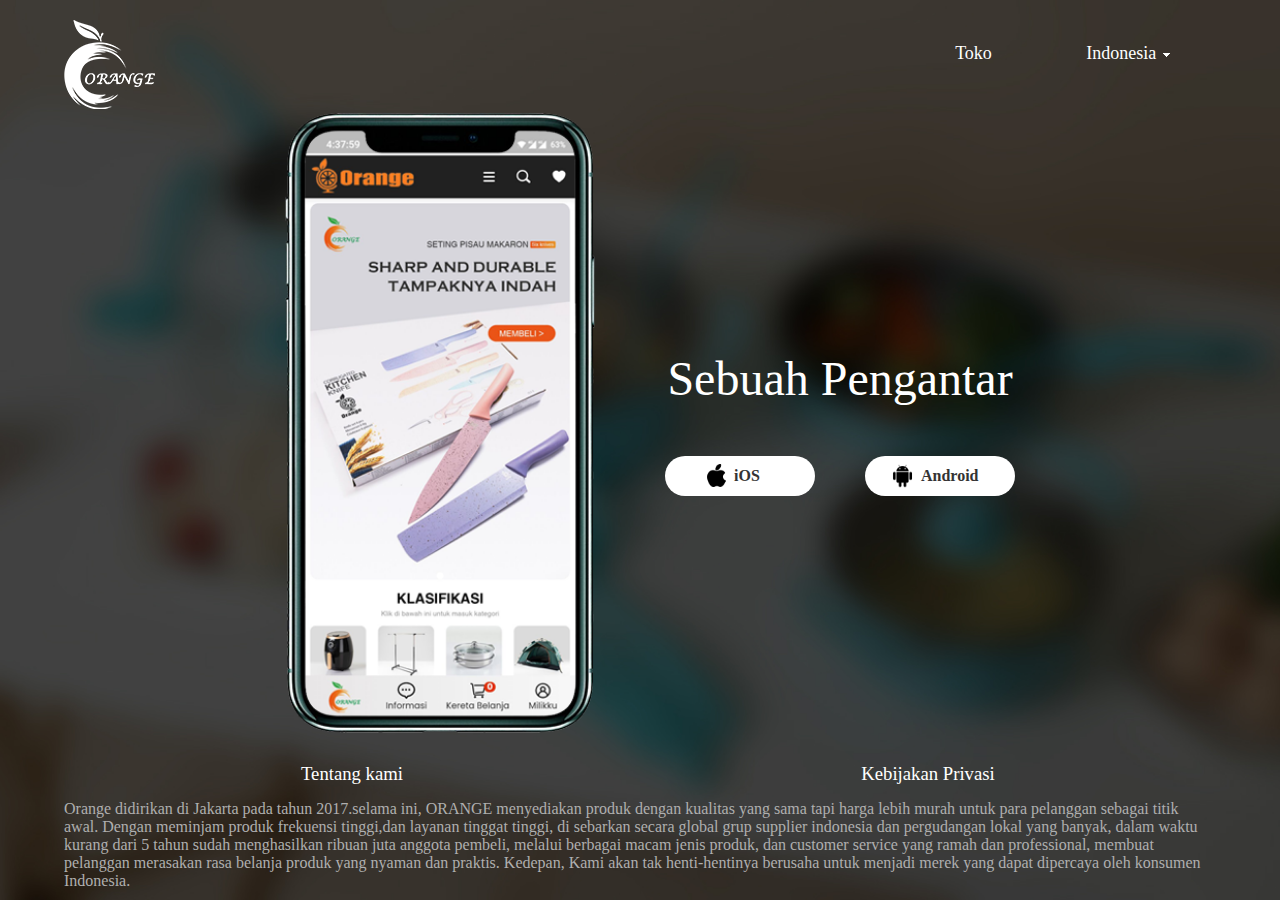
<file: index.html>
<!DOCTYPE html>
<html lang="en">

<head>
    <meta charset="UTF-8">
    <meta http-equiv="X-UA-Compatible" content="IE=edge">
    <meta name="viewport" content="width=device-width, initial-scale=1.0">
    <title>Orangejkt</title>
    <script src="./index.js"></script>
    <link href="./index.css" media="screen and (min-width: 768px)" rel="stylesheet" type="text/css" />
    <link href="./index_m.css" media="screen and (max-width: 767px)" rel="stylesheet" type="text/css" />
</head>

<body>
    <div class="container">
        <header>
            <img src="./pic/网页上图标大小.png" alt="" id="logo">
            <ul>
                <li>
                    <a id="text" href="https://www.orangejkt.com/">Toko</a>
                </li>
                <li>
                    <a id="text" href="#">
                        Indonesia
                        <img src="./pic/arrow.png" alt="">
                    </a>
                    <ul id="plat">
                        <li id="sp"><a href="./index_english.html">English</a></li>
                    </ul>
                </li>
            </ul>
        </header>
        <main>
            <h2 class="app-title-mobile">Sebuah Pengantar</h2>
            <div class="app">
                <div id="phone">
                    <img src="./pic/手机样机.png" id="phone_1">
                </div>
                <div id="app">
                    <h2 class="app-title-pc">Sebuah Pengantar</h2>
                    <div id="download">
                        <div id="ios">
                            <a href="" download="">
                                <img src="./pic/ios_icon.png" id="icon_ios">
                                <span>iOS</span>
                            </a>
                            <div class="dropdown-content">
                                <img src="./pic/1 (1).png" alt="" id="ewm">
                            </div>
                        </div>
                        <div id="Android">
                            <a href="" download="">
                                <img src="./pic/android_icon.png" id="icon_android">
                                <span>Android</span>
                            </a>
                            <div class="dropdown-content">
                                <img src="./pic/1 (1).png" alt="" id="ewm">
                            </div>
                        </div>
                    </div>
                </div>
            </div>
        </main>
        <footer id="footer">
            <div id="Tentangkami">
                <h3 class="footer-title">
                    <a href="#" onClick="show()">
                        Tentang kami
                    </a>
                </h3>
                <h3 class="footer-title">
                    <a href="https://www.orangejkt.com/Kebijakan-Privasi-n1340963.html">
                        Kebijakan Privasi
                    </a>
                </h3>
                </h3>


            </div>
            <div id="aboutUs">
                Orange didirikan di Jakarta pada tahun 2017.selama ini, ORANGE menyediakan produk dengan kualitas
                yang
                sama tapi harga lebih murah untuk para pelanggan sebagai titik awal. Dengan meminjam produk
                frekuensi
                tinggi,dan layanan tinggat tinggi, di sebarkan secara global grup supplier indonesia dan pergudangan
                lokal yang banyak, dalam waktu kurang dari 5 tahun sudah menghasilkan ribuan juta anggota pembeli,
                melalui berbagai macam jenis produk, dan customer service yang ramah dan professional, membuat
                pelanggan
                merasakan rasa belanja produk yang nyaman dan praktis. Kedepan, Kami akan tak henti-hentinya
                berusaha
                untuk menjadi merek yang dapat dipercaya oleh konsumen Indonesia.
            </div>
        </footer>
    </div>
    <div class="part">
        <h2>
            Tentang kami
            <img src="./pic/off.png" alt="" onClick="hide()" />
        </h2>
        <p>
            Orange didirikan di Jakarta pada tahun 2017.</br>
            selama ini, ORANGE menyediakan produk dengan kualitas yang sama tapi harga lebih murah untuk para pelanggan
            sebagai titik awal.</br>
            Dengan meminjam produk frekuensi tinggi,dan layanan tinggat tinggi, di sebarkan secara global grup supplier
            indonesia dan pergudangan lokal yang banyak, dalam waktu kurang dari 5 tahun sudah menghasilkan ribuan juta
            anggota pembeli, melalui berbagai macam jenis produk, dan customer service yang ramah dan professional,
            membuat pelanggan merasakan rasa belanja produk yang nyaman dan praktis. </br>
            Kedepan, Kami akan tak henti-hentinya berusaha untuk menjadi merek yang dapat dipercaya oleh konsumen
            Indonesia.
        </p>
    </div>
</body>

</html>
</file>
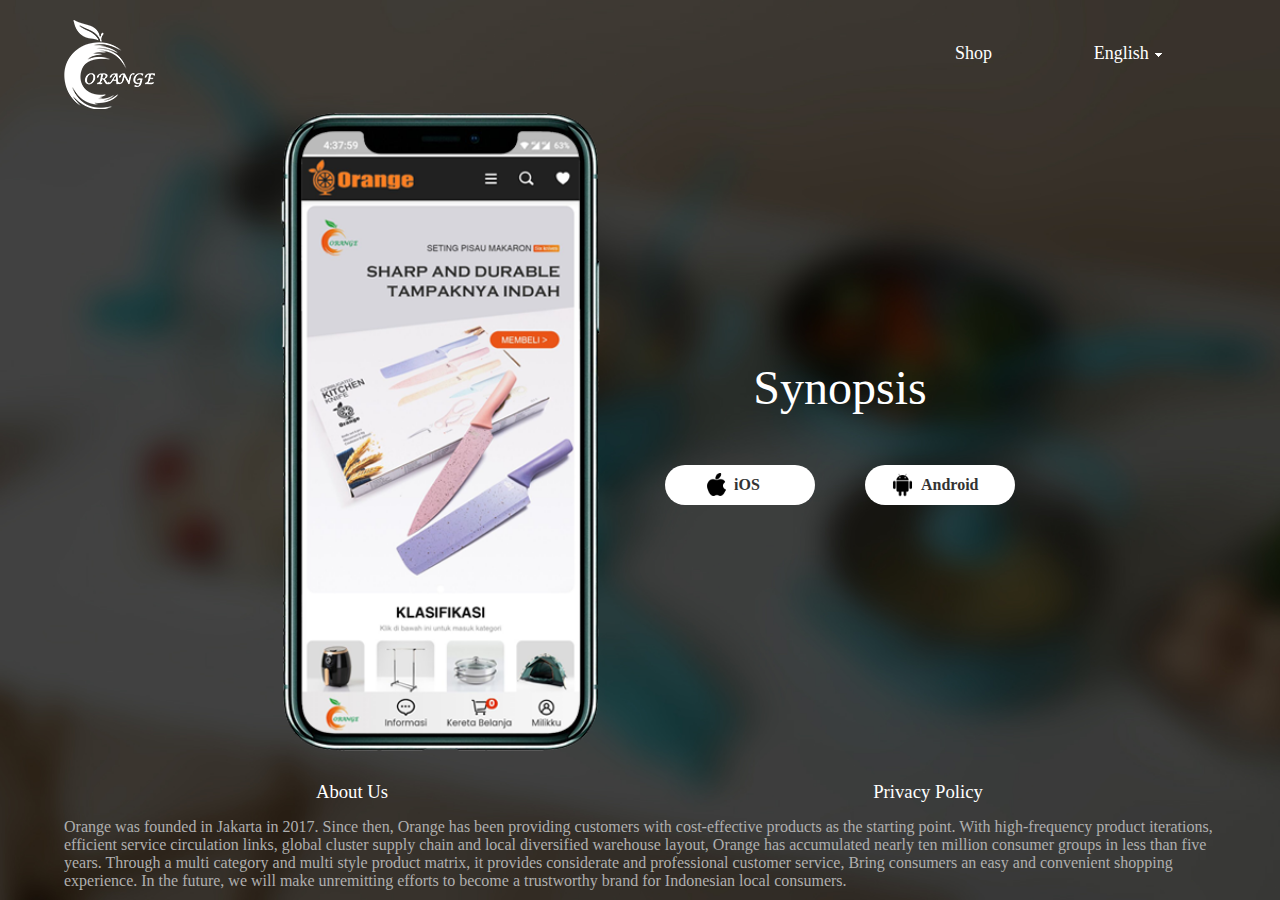
<file: index_english.html>
<!DOCTYPE html>
<html lang="en">

<head>
    <meta charset="UTF-8">
    <meta http-equiv="X-UA-Compatible" content="IE=edge">
    <meta name="viewport" content="width=device-width, initial-scale=1.0">
    <title>Orangejkt</title>
    <script src="./index.js"></script>
    <link href="./index.css" media="screen and (min-width: 768px)" rel="stylesheet" type="text/css" />
    <link href="./index_m.css" media="screen and (max-width: 767px)" rel="stylesheet" type="text/css" />
</head>

<body>
    <div class="container">
        <header>
            <img src="./pic/网页上图标大小.png" alt="" id="logo">
            <ul>
                <li>
                    <a id="text" href="https://www.orangejkt.com/">Shop</a>
                </li>
                <li>
                    <a id="text" href="#">
                        English
                        <img src="./pic/arrow.png" alt="">
                    </a>
                    <ul id="plat">
                        <li id="sp"><a href="./index.html">Indonesia</a></li>
                    </ul>
                </li>
            </ul>
        </header>
        <main>
            <h2 class="app-title-mobile">Synopsis</h2>
            <div class="app">
                <div id="phone">
                    <img src="./pic/手机样机.png" id="phone_1">
                </div>
                <div id="app">
                    <h2 class="app-title-pc">Synopsis</h2>
                    <div id="download">
                        <div id="ios">
                            <a href="" download="">
                                <img src="./pic/ios_icon.png" id="icon_ios">
                                <span>iOS</span>
                            </a>
                            <div class="dropdown-content">
                                <img src="./pic/1 (1).png" alt="" id="ewm">
                            </div>
                        </div>
                        <div id="Android">
                            <a href="" download="">
                                <img src="./pic/android_icon.png" id="icon_android">
                                <span>Android</span>
                            </a>
                            <div class="dropdown-content">
                                <img src="./pic/1 (1).png" alt="" id="ewm">
                            </div>
                        </div>
                    </div>
                </div>
            </div>
        </main>
        <footer id="footer">
            <div id="Tentangkami">
                <h3 class="footer-title">
                    <a href="#" onClick="show()">
                        About Us
                    </a>
                </h3>
                <h3 class="footer-title">
                    <a href="https://www.orangejkt.com/Kebijakan-Privasi-n1340963.html">
                        Privacy Policy
                    </a>
                </h3>
            </div>
            <div id="aboutUs">
                Orange was founded in Jakarta in 2017. Since then, Orange has been providing customers with
                cost-effective products as the starting point. With high-frequency product iterations, efficient
                service circulation links, global cluster supply chain and local diversified warehouse layout,
                Orange has accumulated nearly ten million consumer groups in less than five years. Through a multi
                category and multi style product matrix, it provides considerate and professional customer service,
                Bring consumers an easy and convenient shopping experience. In the future, we will make unremitting
                efforts to become a trustworthy brand for Indonesian local consumers.
            </div>
        </footer>
    </div>
    <div class="part">
        <h2>
            About Us
            <img src="./pic/off.png" alt="" onClick="hide()" />
        </h2>
        <p>
            Orange was founded in Jakarta in 2017. </br>
            Since then, Orange has been providing customers with cost-effective products as the starting point.</br>
            With high-frequency product iterations, efficient service circulation links, global cluster supply chain and
            local diversified warehouse layout, Orange has accumulated nearly ten million consumer groups in less than
            five years. </br>
            Through a multi category and multi style product matrix, it provides considerate and professional customer
            service, Bring consumers an easy and convenient shopping experience. In the future, we will make unremitting
            efforts to become a trustworthy brand for Indonesian local consumers.
        </p>
    </div>
</body>

</html>
</file>
<file: index.css>
* {
        margin: 0px;
        padding: 0px;

    }

    html,
    body {
        height: 100%;
        position: relative;
        background: url(./pic/背景底图.jpg) no-repeat center center fixed;
        background-size: cover;
    }

    .container {
        display: flex;
        flex-direction: column;
        height: 100%;
        width: 90%;
        margin: 0 auto;
    }

    ul {
        float: right;
        margin: 0 10px 0 0;
        text-align: center;
        list-style: none;
    }

    li {
        padding-top: 30px;
        float: left;
        text-align: center;
        display: inline;
    }

    li a:visited {
        color: #ededed;
        text-decoration: none;
    }

    li a:hover {
        color: gray;
    }

    #plat {
        display: none;
        position: absolute;
        width: 133px;
        text-align: center;
        text-decoration: none;
    }

    #sp {
        padding-top: 10px;
        background-color: #fff;
        border-radius: 20px;
        height: 50px;
    }

    #sp a {
        color: rgb(0, 0, 0);
    }

    #plat a:link {
        color: rgb(0, 0, 0);
    }

    li a:link {
        color: #ededed;
    }

    li:hover #plat {
        display: block;
    }

    #logo {
        padding-top: 20px;
        display: inline;
    }

    #text {
        color: white;
        text-decoration: none;
        font-family: 微软雅黑;
        font-size: 18px;
        align-items: center;
        display: block;
    }

    li a {
        width: 155px;
        height: 46px;
        color: #fff;
        display: block;
        font-size: 18px;
        line-height: 46px;
        text-decoration: none;
    }

    main {
        flex: 1;
        width: 800px;
        margin: 0 auto;
    }

    .app-title-mobile {
        display: none;
    }

    .app-title-pc {
        color: #fff;
        font-size: 48px;
        font-weight: 500;
        white-space: nowrap;
    }

    #phone {
        background: url(./pic/ui.png) no-repeat center;
        background-size: contain;
        flex: 1;
        display: flex;
        justify-content: center;
    }

    #phone_1 {
        height: calc(100vh - 310px);
        min-height: 100%;
    }

    #app {
        flex: 1;
        display: flex;
        flex-direction: column;
        justify-content: center;
        align-items: center;
    }

    #download {
        display: flex;
        justify-content: space-around;
        width: 100%;
        margin-top: 50px;
    }

    #ios,
    #Android {
        display: flex;
        width: 150px;
        height: 40px;
        border-radius: 20px;
        background-color: #fff;
        cursor: pointer;
        position: relative;
    }

    #ios>a,
    #Android>a {
        display: flex;
        align-items: center;
        text-decoration: none;
        color: #333;
        font-weight: bold;
    }

    .dropdown-content {
        display: none;
        position: absolute;
        background-color: #f9f9f9;
        min-width: 150px;
        height: 150px;
        top: 40px;
    }

    #ios:hover,
    #Android:hover {
        border-radius: 20px 20px 0 0;
    }

    #ios:hover .dropdown-content,
    #Android:hover .dropdown-content {
        display: block;
        border-radius: 0 0 20px 20px;
    }

    #ewm {
        margin-left: 10px;
        margin-top: 10px;
        width: 130px;
        height: 130px;
    }

    #icon_ios {
        margin-left: 40px;
        width: 23px;
        height: 23px;
        margin-right: 6px;
    }

    #icon_android {
        margin-left: 25px;
        width: 25px;
        height: 25px;
        margin-right: 6px;
    }

    p {
        margin-top: 2px;
        margin-left: 10px;
    }

    #footer {
        height: auto;
        margin: 30px auto 10px auto;
        align-items: center;
        overflow: hidden;
    }


    #aboutUs {
        color: rgb(175, 175, 175)
    }

    #Tentangkami {
        display: flex;
    }

    #Tentangkami .footer-title {
        flex: 1;
        text-align: center;
        font-weight: 500;
        margin-bottom: 15px;
    }

    #Tentangkami .footer-title>a {
        color: #fff;
        text-decoration: none;
    }

    .part {
        display: none;
    }

    .app {
        display: flex;
        width: 100%;
        height: 100%;
    }

    .app::after {
        display: block;
        content: '';
        overflow: hidden;
        clear: both;
    }
</file>
<file: index_m.css>
* {
    margin: 0px;
    padding: 0px;

}

html,
body {
    background: url(./pic/背景底图.jpg)no-repeat center center fixed;
    position: relative;
    background-size: cover;
    min-width: 350px;
    height: 100%;
}

.container {
    display: flex;
    flex-direction: column;
    height: 100%;
    width: 90%;
    margin: 0 auto;
}

#logo {
    display: inline;
    width: 60px;
    height: 60px;
    margin: 10px 0 0 10px;
}

ul {
    float: right;
    margin: 0 auto;
    text-align: center;
    list-style: none;
}

li {
    padding-top: 20px;
    float: left;
    width: 120px;
    height: 45px;
    line-height: 45px;
    text-align: center;
}

li a:visited {
    color: #ededed;
    text-decoration: none;
}

#plat {
    background-color: #fff;
    display: none;
    position: absolute;
    width: 120px;
    text-align: center;
    text-decoration: none;
    border-radius: 10px;
}

#sp {
    padding-top: 0px;
    text-decoration: none;
}

#sp a {
    text-decoration: none;
    color: rgb(0, 0, 0);
}

#plat a:link {
    color: rgb(0, 0, 0);
}

li a:link {
    color: #ededed;
}

li:hover #plat {
    display: block;
}

.text_1 {
    display: none;
}

#text {
    color: white;
    text-decoration: none;
    font-family: 微软雅黑;
    font-size: 18px;
}

#navbar {
    width: 133px;
    height: 40px;
    line-height: 46px;
    text-align: center;
    float: right;
}

main {
    flex: 1;
    width: 100%;
    margin: 20px auto 0 auto;
    display: flex;
    align-items: center;
    flex-direction: column;
    justify-content: space-evenly;
}

.app-title-pc {
    display: none;
}

.app-title-mobile {
    color: #fff;
    font-size: 30px;
    font-weight: 500;
    float: right;
    /* margin-top: 20px;
    margin-bottom: 20%; */
    text-align: center;
    width: 100%;
}

#phone {
    float: left;
    background: url(./pic/ui.png) no-repeat center;
    background-size: 100%;
    width: 50%;
}

#phone_1 {
    width: 100%;
    height: 100%;
}

#download {
    float: right;
    width: 50%;
    text-align: center;
}

#ios {
    display: inline-flex;
    flex-direction: row;
    align-items: center;
    width: 130px;
    height: 40px;
    border-radius: 20px;
    background-color: #fff;
    cursor: pointer;
    position: relative;
    margin-top: 90px;
    margin-bottom: 50px;
}

#ios>a,
#Android>a {
    display: flex;
    align-items: center;
    text-decoration: none;
    color: #333;
    font-weight: bold;
}

#ewm {
    margin-left: 8px;
    margin-top: 2px;
    width: 134px;
    height: 134px;
    display: none;
}

#icon_ios {
    margin-left: 30px;
    margin-right: 5px;
    width: 25px;
    height: 25px;
}

#Android {
    display: inline-flex;
    flex-direction: row;
    align-items: center;
    width: 130px;
    height: 40px;
    border-radius: 20px;
    background-color: #fff;
    cursor: pointer;
    position: relative;
}

#icon_android {
    margin-left: 18px;
    margin-right: 5px;
    width: 25px;
    height: 25px;
}

#content_1 h2 {
    color: #f9f9f9;
    text-align: center;
    margin-bottom: 10%;
    margin-top: 10%;
}

#footer {
    height: auto;
    margin: 0px auto 0px auto;
    text-align: center;
    bottom: 20%;
}

#aboutUs {
    display: none;
}

#foot,
#foot_1 {
    width: 200px;
    height: 45px;
    line-height: 45px;
}


#Tentangkami {
    display: flex;
    flex-direction: column;
}

#Tentangkami .footer-title {
    flex: 1;
    text-align: center;
    font-weight: 500;
    margin-bottom: 15px;
}

#Tentangkami .footer-title>a {
    color: #fff;
    text-decoration: none;
}

.part {
    display: none;
    background-color: #2f3130;
    border-radius: 20px;
    position: fixed;
    top: 5%;
    bottom: 5%;
    left: 10%;
    right: 10%;
    overflow: hidden;
}

.part h2 {
    margin-top: 9px;
    color: #dbdbdb;
    text-align: center;
}

.part p {
    text-align: center;
    color: #dbdbdb;
    padding: 15px 10px 0 10px;
    line-height: 26px;
    font-weight: 100;
    overflow: auto;
    height: calc(100% - 40px);
}

.part img {
    width: 35px;
    float: right;
    padding-right: 10px;
    margin-top: -2px;
}

.app {
    width: 100%;
}

.app::after {
    display: block;
    content: '';
    overflow: hidden;
    clear: both;
}
</file>
